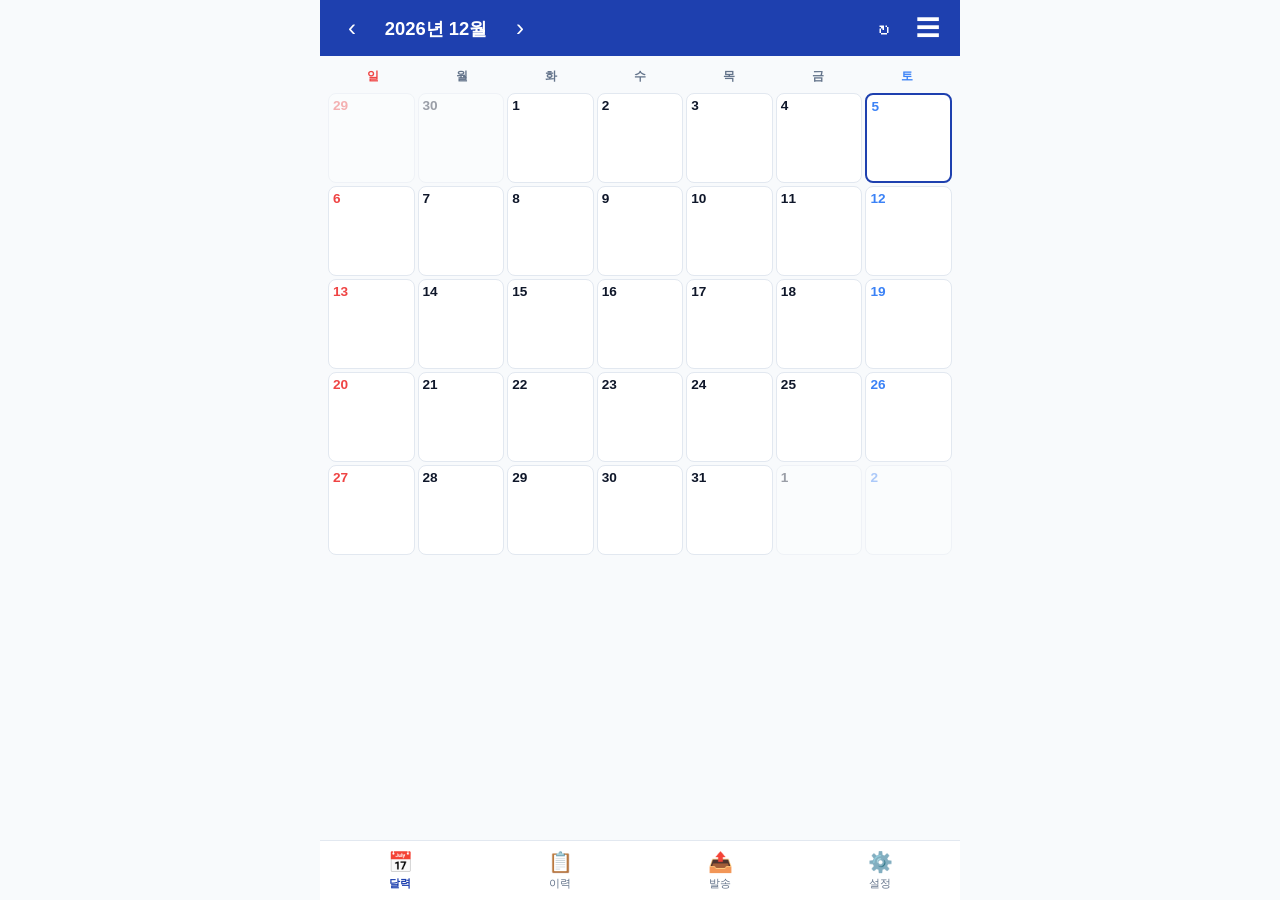
<file: index.html>
<!DOCTYPE html>
<html lang="ko">
<head>
  <meta charset="UTF-8" />
  <meta name="viewport" content="width=device-width, initial-scale=1.0, maximum-scale=1.0, user-scalable=no, viewport-fit=cover" />
  <meta name="theme-color" content="#1e40af" />
  <meta name="apple-mobile-web-app-capable" content="yes" />
  <meta name="apple-mobile-web-app-status-bar-style" content="black-translucent" />
  <meta name="apple-mobile-web-app-title" content="근무달력" />
  <link rel="manifest" href="./manifest.json" />
  <link rel="apple-touch-icon" href="./icons/icon-192.png" />
  <title>근무·휴가 달력</title>
  <link rel="stylesheet" href="./css/styles.css" />
</head>
<body>
  <div id="app">
    <header class="app-header">
      <div class="header-left">
        <button id="btn-prev-month" class="icon-btn" aria-label="이전 달">‹</button>
        <h1 id="current-month-label" class="month-label">2026년 11월</h1>
        <button id="btn-next-month" class="icon-btn" aria-label="다음 달">›</button>
      </div>
      <div class="header-right">
        <button id="btn-sync" class="icon-btn" title="동기화">↻</button>
        <button id="btn-menu" class="icon-btn" title="메뉴">☰</button>
      </div>
    </header>

    <main class="calendar-container">
      <div class="weekday-header">
        <div class="weekday sun">일</div>
        <div class="weekday">월</div>
        <div class="weekday">화</div>
        <div class="weekday">수</div>
        <div class="weekday">목</div>
        <div class="weekday">금</div>
        <div class="weekday sat">토</div>
      </div>
      <div id="calendar-grid" class="calendar-grid"></div>
    </main>

    <nav class="bottom-nav">
      <button class="nav-item active" data-view="calendar"><span class="nav-icon">📅</span><span class="nav-label">달력</span></button>
      <button class="nav-item" data-view="history"><span class="nav-icon">📋</span><span class="nav-label">이력</span></button>
      <button class="nav-item" data-view="admin"><span class="nav-icon">📤</span><span class="nav-label">발송</span></button>
      <button class="nav-item" data-view="settings"><span class="nav-icon">⚙️</span><span class="nav-label">설정</span></button>
    </nav>

    <div id="day-modal" class="modal hidden">
      <div class="modal-backdrop"></div>
      <div class="modal-content">
        <div class="modal-header">
          <h2 id="day-modal-title">날짜 상세</h2>
          <button class="modal-close" id="day-modal-close">×</button>
        </div>
        <div class="modal-body" id="day-modal-body"></div>
      </div>
    </div>

    <div id="history-view" class="view-panel hidden">
      <div class="panel-header">
        <h2>수신 이력</h2>
        <select id="history-month-select"></select>
      </div>
      <div id="history-list" class="history-list"></div>
    </div>

    <div id="admin-view" class="view-panel hidden">
      <div class="panel-header"><h2>관리자 발송</h2></div>
      <div class="admin-form">
        <label>대상 토픽 (채널 코드)</label>
        <input type="text" id="admin-topic" placeholder="토픽 값 입력" />
        <label>입력 유형</label>
        <div class="type-toggle">
          <button class="type-btn active" data-type="work">근무 종류</button>
          <button class="type-btn" data-type="leave">연가/인원</button>
        </div>
        <label>날짜 (월.일)</label>
        <input type="text" id="admin-date" placeholder="예: 12.5" />
        <div id="work-input-section">
          <label>근무 종류</label>
          <div class="chip-group" id="work-chips">
            <button class="chip" data-value="주간">주간</button>
            <button class="chip" data-value="야간">야간</button>
            <button class="chip" data-value="비번">비번</button>
            <button class="chip" data-value="휴무">휴무</button>
            <button class="chip" data-value="철야">철야</button>
            <button class="chip" data-value="당직">당직</button>
          </div>
          <input type="text" id="admin-work-type" placeholder="직접 입력 또는 선택" />
        </div>
        <div id="leave-input-section" class="hidden">
          <label>연가/인원 목록</label>
          <p class="hint" style="margin-bottom:6px">새로 보낸 인원은 기존 목록에 <strong>추가</strong>됩니다. 목록을 비우려면 미리보기가 <code>월.일/연가()</code>가 되도록 한 뒤 발송하세요.</p>
          <div class="leave-add-row">
            <input type="text" id="leave-name" placeholder="이름 + 사유 (예: 홍길동 연가)" />
            <button id="btn-add-leave" class="btn-small">추가</button>
          </div>
          <ul id="leave-preview-list" class="leave-preview"></ul>
        </div>
        <label>미리보기</label>
        <div id="protocol-preview" class="protocol-preview">—</div>
        <div class="admin-actions">
          <button id="btn-copy-protocol" class="btn secondary">복사</button>
          <button id="btn-send-protocol" class="btn primary">발송</button>
        </div>
        <label>멀티라인 / 일괄 발송</label>
        <textarea id="admin-multiline" rows="4" placeholder="여러 줄 프로토콜을 한 번에 입력"></textarea>
        <button id="btn-send-multiline" class="btn secondary full">일괄 발송</button>
        <div id="admin-status" class="status-msg"></div>
        <div id="recent-sends" class="recent-sends"></div>
      </div>
    </div>

    <div id="settings-view" class="view-panel hidden">
      <div class="panel-header"><h2>설정</h2></div>
      <div class="settings-form">
        <section>
          <h3>동기화 채널</h3>
          <label>토픽 값 (동기화 코드)</label>
          <input type="text" id="setting-topic" placeholder="수신할 토픽 값" />
          <p class="hint">관리자로부터 안내받은 채널 코드를 입력하세요. 변경 시 해당 토픽 데이터만 표시됩니다.</p>
          <button id="btn-save-topic" class="btn primary">저장 및 동기화</button>
        </section>
        <section>
          <h3>근무 패턴</h3>
          <p class="hint">수신 데이터가 없는 미래 월에 자동 적용됩니다.</p>
          <button id="btn-manage-patterns" class="btn secondary">패턴 관리</button>
          <div id="active-pattern-info" class="info-box"></div>
        </section>
        <section>
          <h3>데이터 관리</h3>
          <button id="btn-export" class="btn secondary">JSON 내보내기</button>
          <button id="btn-import" class="btn secondary">JSON 가져오기</button>
          <input type="file" id="import-file" accept=".json" class="hidden" />
          <button id="btn-clear-data" class="btn danger">로컬 데이터 초기화</button>
        </section>
        <section>
          <h3>앱 정보</h3>
          <p class="version">근무·휴가 달력 PWA v1.0</p>
          <p class="hint">오프라인에서도 저장된 데이터를 확인할 수 있습니다.</p>
        </section>
      </div>
    </div>

    <div id="pattern-modal" class="modal hidden">
      <div class="modal-backdrop"></div>
      <div class="modal-content wide">
        <div class="modal-header">
          <h2>근무 패턴 관리</h2>
          <button class="modal-close" id="pattern-modal-close">×</button>
        </div>
        <div class="modal-body" id="pattern-modal-body"></div>
      </div>
    </div>

    <div id="toast" class="toast hidden"></div>
  </div>
  <script type="module" src="./js/app.js"></script>
</body>
</html>
</file>
<file: css/styles.css>
:root {
  --primary: #1e40af;
  --primary-light: #3b82f6;
  --bg: #f8fafc;
  --card: #ffffff;
  --text: #0f172a;
  --text-muted: #64748b;
  --border: #e2e8f0;
  --danger: #dc2626;
  --success: #16a34a;
  --sun: #ef4444;
  --sat: #3b82f6;
  --work-bg: #dbeafe;
  --leave-bg: #fef3c7;
  --safe-top: env(safe-area-inset-top, 0px);
  --safe-bottom: env(safe-area-inset-bottom, 0px);
  --header-h: 56px;
  --nav-h: 60px;
}

* { box-sizing: border-box; margin: 0; padding: 0; }

html, body {
  height: 100%;
  font-family: -apple-system, BlinkMacSystemFont, "Segoe UI", Roboto, "Noto Sans KR", sans-serif;
  background: var(--bg);
  color: var(--text);
  -webkit-tap-highlight-color: transparent;
  overscroll-behavior: none;
}

#app {
  display: flex;
  flex-direction: column;
  height: 100%;
  max-width: 640px;
  margin: 0 auto;
  position: relative;
  background: var(--bg);
}

/* Header */
.app-header {
  display: flex;
  align-items: center;
  justify-content: space-between;
  height: calc(var(--header-h) + var(--safe-top));
  padding: var(--safe-top) 12px 0;
  background: var(--primary);
  color: white;
  flex-shrink: 0;
  z-index: 10;
}

.header-left, .header-right { display: flex; align-items: center; gap: 4px; }
.month-label { font-size: 1.15rem; font-weight: 600; min-width: 120px; text-align: center; }
.icon-btn {
  background: transparent;
  border: none;
  color: white;
  font-size: 1.5rem;
  width: 40px;
  height: 40px;
  border-radius: 50%;
  cursor: pointer;
  display: flex;
  align-items: center;
  justify-content: center;
}
.icon-btn:active { background: rgba(255,255,255,0.2); }

/* Calendar */
.calendar-container {
  flex: 1;
  overflow-y: auto;
  padding: 8px;
  -webkit-overflow-scrolling: touch;
}

.weekday-header {
  display: grid;
  grid-template-columns: repeat(7, 1fr);
  text-align: center;
  font-size: 0.75rem;
  font-weight: 600;
  color: var(--text-muted);
  padding: 4px 0 8px;
}
.weekday.sun { color: var(--sun); }
.weekday.sat { color: var(--sat); }

.calendar-grid {
  display: grid;
  grid-template-columns: repeat(7, 1fr);
  gap: 3px;
}

.day-cell {
  background: var(--card);
  border-radius: 8px;
  min-height: 72px;
  padding: 4px;
  display: flex;
  flex-direction: column;
  cursor: pointer;
  border: 1px solid var(--border);
  transition: transform 0.1s;
  overflow: hidden;
}
.day-cell:active { transform: scale(0.97); }
.day-cell.other-month { opacity: 0.4; }
.day-cell.today { border-color: var(--primary); border-width: 2px; }
.day-cell.has-data { background: #f0f9ff; }

.day-num {
  font-size: 0.85rem;
  font-weight: 600;
  line-height: 1.2;
}
.day-num.sun { color: var(--sun); }
.day-num.sat { color: var(--sat); }

.work-type {
  font-size: 0.7rem;
  font-weight: 500;
  color: var(--primary);
  background: var(--work-bg);
  border-radius: 3px;
  padding: 1px 3px;
  margin-top: 2px;
  white-space: nowrap;
  overflow: hidden;
  text-overflow: ellipsis;
}

.leave-item {
  font-size: 0.65rem;
  color: #92400e;
  background: var(--leave-bg);
  border-radius: 2px;
  padding: 1px 2px;
  margin-top: 1px;
  white-space: nowrap;
  overflow: hidden;
  text-overflow: ellipsis;
  line-height: 1.2;
}

/* Bottom Nav */
.bottom-nav {
  display: flex;
  height: calc(var(--nav-h) + var(--safe-bottom));
  padding-bottom: var(--safe-bottom);
  background: var(--card);
  border-top: 1px solid var(--border);
  flex-shrink: 0;
  z-index: 10;
}
.nav-item {
  flex: 1;
  display: flex;
  flex-direction: column;
  align-items: center;
  justify-content: center;
  gap: 2px;
  background: none;
  border: none;
  color: var(--text-muted);
  font-size: 0.7rem;
  cursor: pointer;
  padding: 6px 0;
}
.nav-item.active { color: var(--primary); font-weight: 600; }
.nav-icon { font-size: 1.25rem; }

/* Views */
.view-panel {
  position: absolute;
  inset: calc(var(--header-h) + var(--safe-top)) 0 calc(var(--nav-h) + var(--safe-bottom)) 0;
  background: var(--bg);
  overflow-y: auto;
  z-index: 5;
  padding: 12px;
  -webkit-overflow-scrolling: touch;
}
.view-panel.hidden { display: none; }

.panel-header {
  display: flex;
  align-items: center;
  justify-content: space-between;
  margin-bottom: 12px;
}
.panel-header h2 { font-size: 1.2rem; }

/* Forms */
.admin-form, .settings-form { display: flex; flex-direction: column; gap: 12px; }
label { font-size: 0.85rem; font-weight: 600; color: var(--text-muted); }
input[type="text"], textarea, select {
  width: 100%;
  padding: 10px 12px;
  border: 1px solid var(--border);
  border-radius: 8px;
  font-size: 1rem;
  background: var(--card);
}
input:focus, textarea:focus { outline: 2px solid var(--primary-light); border-color: transparent; }

.type-toggle { display: flex; gap: 8px; }
.type-btn {
  flex: 1;
  padding: 10px;
  border: 1px solid var(--border);
  border-radius: 8px;
  background: var(--card);
  cursor: pointer;
  font-weight: 500;
}
.type-btn.active { background: var(--primary); color: white; border-color: var(--primary); }

.chip-group { display: flex; flex-wrap: wrap; gap: 6px; margin-bottom: 8px; }
.chip {
  padding: 6px 12px;
  border-radius: 999px;
  border: 1px solid var(--border);
  background: var(--card);
  font-size: 0.85rem;
  cursor: pointer;
}
.chip.active, .chip:active { background: var(--primary); color: white; border-color: var(--primary); }

.leave-add-row { display: flex; gap: 8px; }
.leave-add-row input { flex: 1; }
.btn-small {
  padding: 0 14px;
  border: none;
  border-radius: 8px;
  background: var(--primary);
  color: white;
  font-weight: 500;
  cursor: pointer;
}

.leave-preview { list-style: none; margin-top: 8px; }
.leave-preview li {
  display: flex;
  justify-content: space-between;
  align-items: center;
  padding: 6px 10px;
  background: var(--leave-bg);
  border-radius: 6px;
  margin-bottom: 4px;
  font-size: 0.9rem;
}
.leave-preview .remove { background: none; border: none; color: var(--danger); cursor: pointer; font-size: 1.1rem; }

.protocol-preview {
  background: #1e293b;
  color: #e2e8f0;
  padding: 12px;
  border-radius: 8px;
  font-family: ui-monospace, monospace;
  font-size: 0.9rem;
  word-break: break-all;
  min-height: 40px;
}

.admin-actions { display: flex; gap: 8px; }
.btn {
  padding: 12px 16px;
  border: none;
  border-radius: 8px;
  font-size: 1rem;
  font-weight: 600;
  cursor: pointer;
  flex: 1;
}
.btn.primary { background: var(--primary); color: white; }
.btn.secondary { background: var(--border); color: var(--text); }
.btn.danger { background: #fee2e2; color: var(--danger); }
.btn.full { width: 100%; }
.btn:disabled { opacity: 0.5; cursor: not-allowed; }

.status-msg { font-size: 0.85rem; min-height: 20px; }
.status-msg.success { color: var(--success); }
.status-msg.error { color: var(--danger); }

.hint { font-size: 0.8rem; color: var(--text-muted); line-height: 1.4; }
.info-box { background: #eff6ff; padding: 10px; border-radius: 8px; font-size: 0.85rem; }
.version { font-size: 0.9rem; color: var(--text-muted); }

/* Modal */
.modal {
  position: fixed;
  inset: 0;
  z-index: 100;
  display: flex;
  align-items: flex-end;
  justify-content: center;
}
.modal.hidden { display: none; }
.modal-backdrop {
  position: absolute;
  inset: 0;
  background: rgba(0,0,0,0.4);
}
.modal-content {
  position: relative;
  background: var(--card);
  border-radius: 16px 16px 0 0;
  width: 100%;
  max-width: 640px;
  max-height: 80vh;
  overflow-y: auto;
  padding: 16px;
  z-index: 1;
}
.modal-content.wide { max-height: 90vh; }
.modal-header {
  display: flex;
  justify-content: space-between;
  align-items: center;
  margin-bottom: 12px;
}
.modal-close {
  background: none;
  border: none;
  font-size: 1.5rem;
  cursor: pointer;
  color: var(--text-muted);
  width: 36px;
  height: 36px;
}

/* History */
.history-list { display: flex; flex-direction: column; gap: 8px; }
.history-item {
  background: var(--card);
  border: 1px solid var(--border);
  border-radius: 10px;
  padding: 12px;
  cursor: pointer;
}
.history-item:active { background: #f1f5f9; }
.history-item .meta { font-size: 0.75rem; color: var(--text-muted); margin-bottom: 4px; }
.history-item .msg { font-family: ui-monospace, monospace; font-size: 0.85rem; word-break: break-all; }

/* Toast */
.toast {
  position: fixed;
  bottom: calc(var(--nav-h) + var(--safe-bottom) + 16px);
  left: 50%;
  transform: translateX(-50%);
  background: #1e293b;
  color: white;
  padding: 10px 20px;
  border-radius: 999px;
  font-size: 0.9rem;
  z-index: 200;
  max-width: 90%;
  text-align: center;
  box-shadow: 0 4px 12px rgba(0,0,0,0.2);
}
.toast.hidden { display: none; }

.hidden { display: none !important; }

/* Pattern form extras */
.pattern-list { display: flex; flex-direction: column; gap: 10px; }
.pattern-card {
  background: #f8fafc;
  border: 1px solid var(--border);
  border-radius: 10px;
  padding: 12px;
}
.pattern-card.active { border-color: var(--primary); background: #eff6ff; }
.pattern-actions { display: flex; gap: 6px; margin-top: 8px; }
.pattern-actions button { flex: 1; padding: 6px; font-size: 0.8rem; }

@media (min-width: 640px) {
  .day-cell { min-height: 90px; }
  .work-type, .leave-item { font-size: 0.75rem; }
}
</file>
